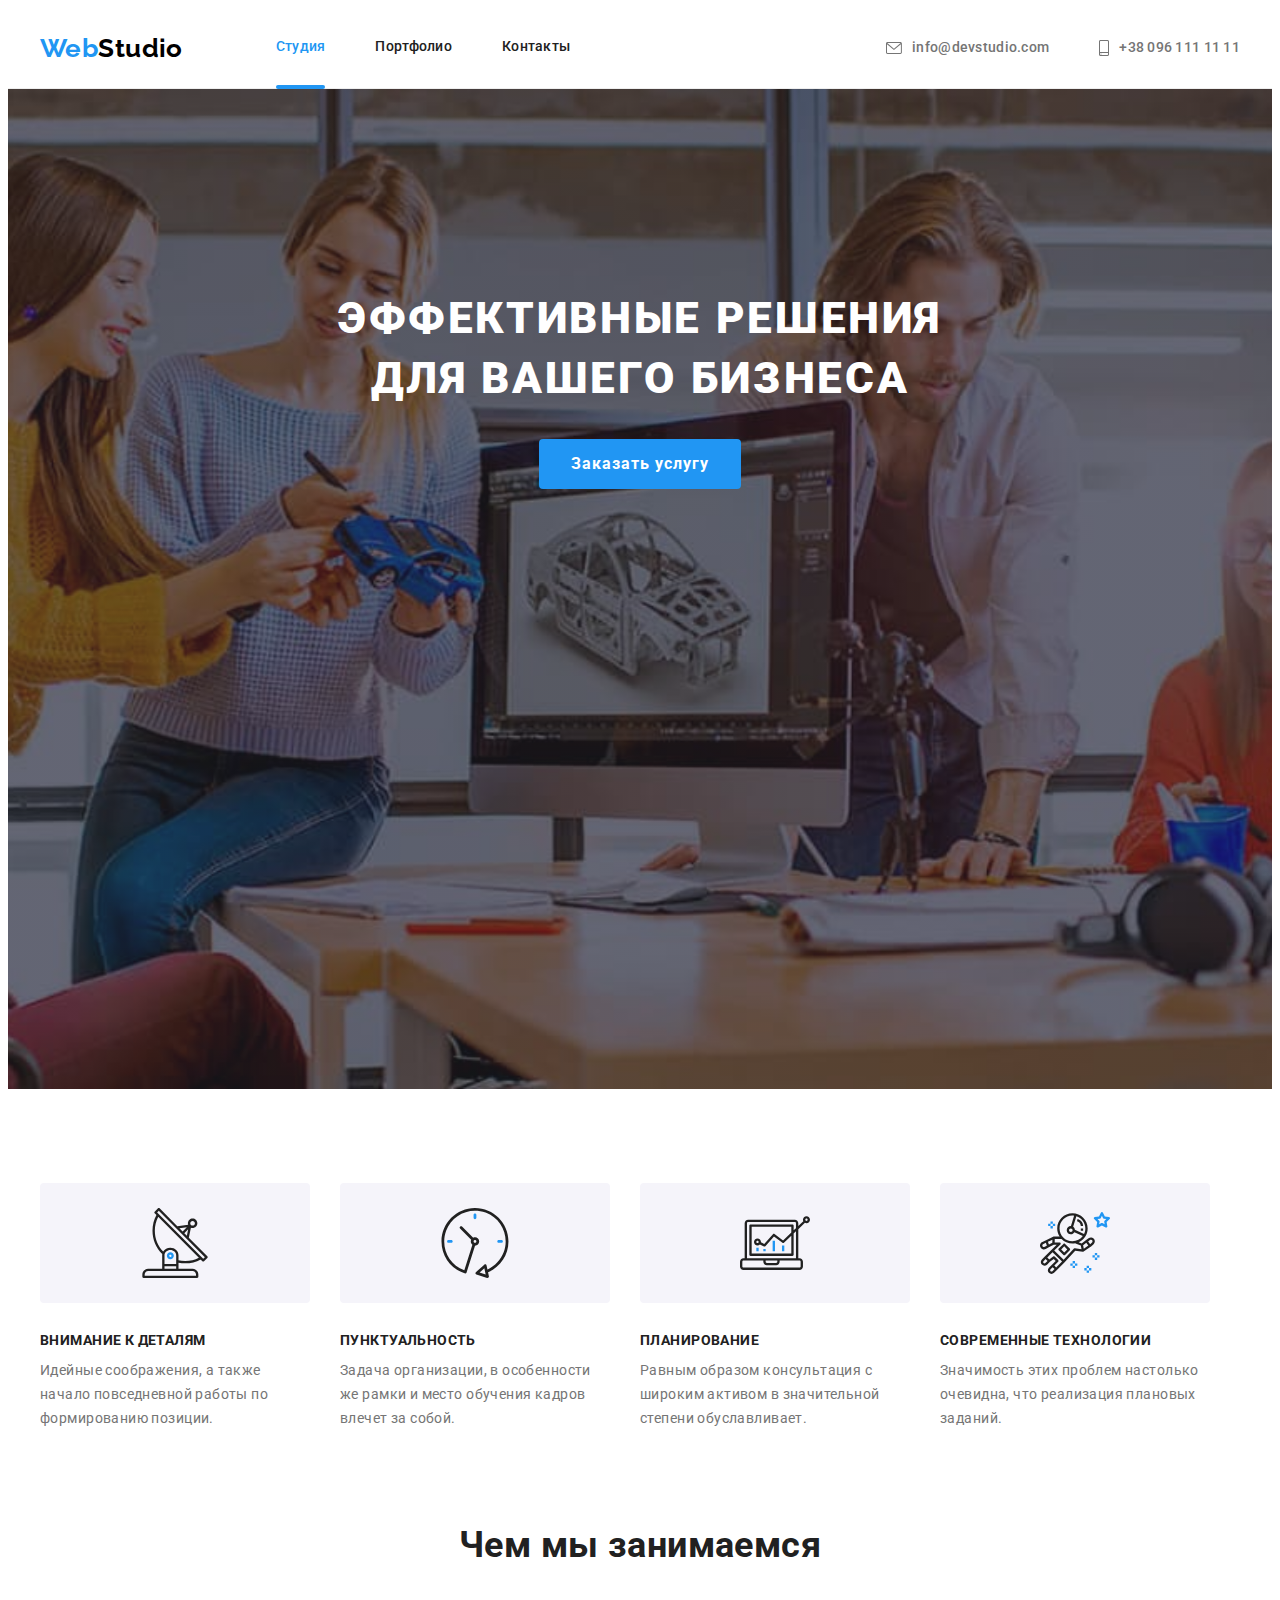
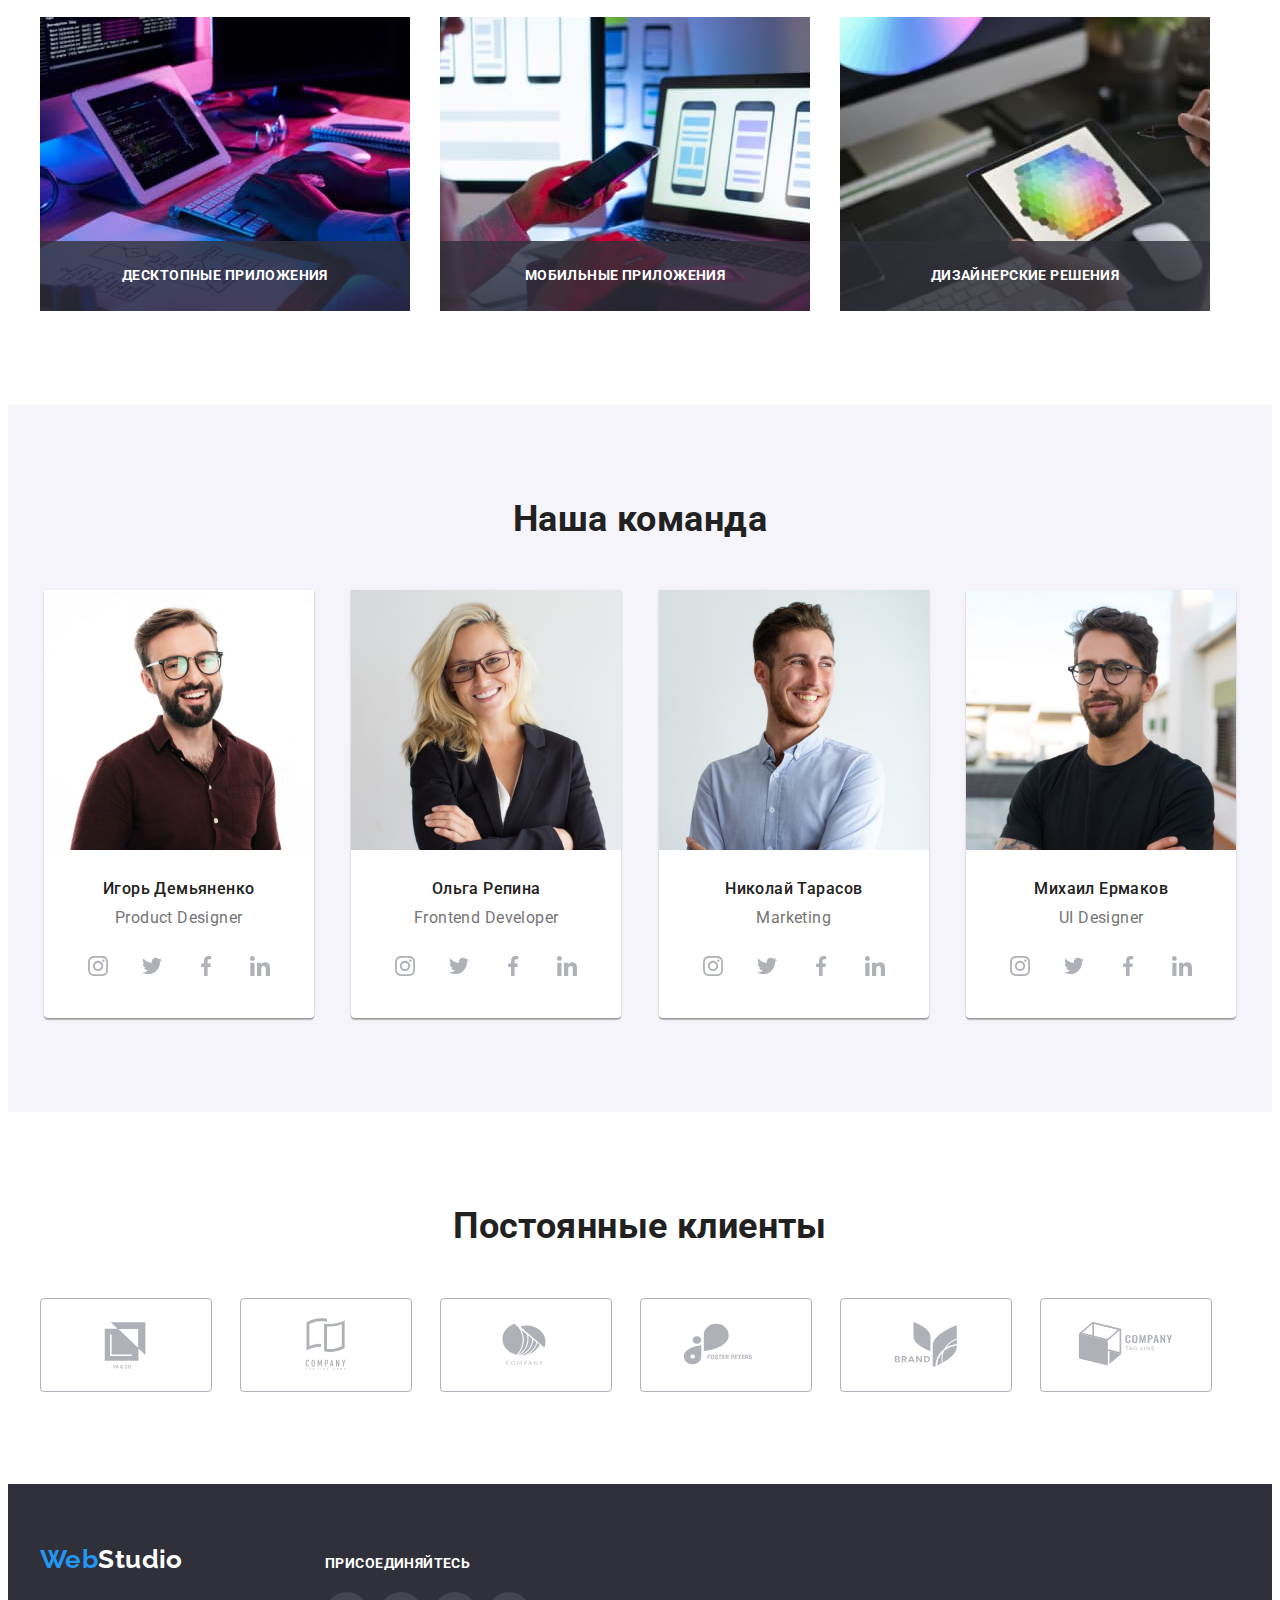
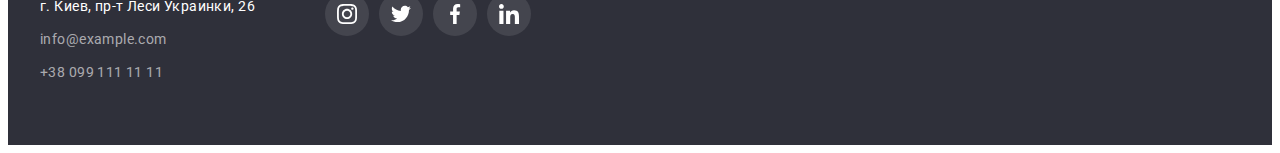
<file: index.html>
<!DOCTYPE html>
<html lang="ru">
  <head>
    <meta charset="UTF-8" />
    <meta http-equiv="X-UA-Compatible" content="IE=edge" />
    <meta name="viewport" content="width=device-width, initial-scale=1.0" />
    <link rel="preconnect" href="https://fonts.googleapis.com" />
    <link rel="preconnect" href="https://fonts.gstatic.com" crossorigin />
    <link
      href="https://fonts.googleapis.com/css2?family=Raleway:wght@700&family=Roboto:wght@400;500;700;900&display=swap"
      rel="stylesheet"
    />
    <link
      rel="stylesheet"
      href="https://cdnjs.cloudflare.com/ajax/libs/modern-normalize/1.1.0/modern-normalize.min.css"
      integrity="sha512-wpPYUAdjBVSE4KJnH1VR1HeZfpl1ub8YT/NKx4PuQ5NmX2tKuGu6U/JRp5y+Y8XG2tV+wKQpNHVUX03MfMFn9Q=="
      crossorigin="anonymous"
      referrerpolicy="no-referrer"
    />
    <link rel="stylesheet" href="./css/styles.css" />
    <title>WebStudio</title>
  </head>
  <body>
    <header class="header">
      <div class="container">
        <nav class="header-nav">
          <a class="logo-header link" href=""><span class="logo-blue">Web</span>Studio</a>
          <ul class="header-list list">
            <li class="header-nav-item">
              <a class="link nav-link accent-link current" href="./index.html">Студия</a>
            </li>
            <li class="header-nav-item">
              <a class="link nav-link accent-link" href="./portfolio.html">Портфолио</a>
            </li>
            <li class="header-nav-item">
              <a class="link nav-link accent-link" href="">Контакты</a>
            </li>
          </ul>
        </nav>
        <ul class="header-list list">
          <li class="header-item">
            <a class="link nav-contacts accent-link" href="mailto:info@devstudio.com"
              ><svg class="header-item-icon" width="16" height="12">
                <use href="./images/icons.svg#icon-mail"></use>
              </svg>
              info@devstudio.com</a
            >
          </li>
          <li class="header-item">
            <a class="link nav-contacts accent-link" href="tel:+380961111111"
              ><svg class="header-item-icon" width="10" height="16">
                <use href="./images/icons.svg#icon-tel"></use>
              </svg>
              +38 096 111 11 11</a
            >
          </li>
        </ul>
      </div>
    </header>
    <main>
      <!-- герой -->
      <section class="hero">
        <div class="container">
          <h1 class="hero-title">Эффективные решения<br />для вашего бизнеса</h1>
          <button type="button" class="btn-order" data-modal-open>Заказать услугу</button>
        </div>
      </section>

      <!-- преимущества -->
      <section class="benefits">
        <div class="container">
          <h2 class="visually-hidden">Преимущества</h2>
          <ul class="benefits-list list">
            <li class="benefits-item">
              <div class="benefits-item-plate">
                <svg class="benefits-item-icon" width="70" height="70">
                  <use href="./images/icons.svg#icon-antenna"></use>
                </svg>
              </div>
              <h3 class="benefits-title">Внимание к деталям</h3>
              <p class="benefits-text">
                Идейные соображения, а также начало повседневной работы по формированию позиции.
              </p>
            </li>
            <li class="benefits-item">
              <div class="benefits-item-plate">
                <svg class="benefits-item-icon" width="70" height="70">
                  <use href="./images/icons.svg#icon-clock"></use>
                </svg>
              </div>
              <h3 class="benefits-title">Пунктуальность</h3>
              <p class="benefits-text">
                Задача организации, в особенности же рамки и место обучения кадров влечет за собой.
              </p>
            </li>
            <li class="benefits-item">
              <div class="benefits-item-plate">
                <svg class="benefits-item-icon" width="70" height="70">
                  <use href="./images/icons.svg#icon-diagram"></use>
                </svg>
              </div>
              <h3 class="benefits-title">Планирование</h3>
              <p class="benefits-text">
                Равным образом консультация с широким активом в значительной степени обуславливает.
              </p>
            </li>
            <li class="benefits-item">
              <div class="benefits-item-plate">
                <svg class="benefits-item-icon" width="70" height="70">
                  <use href="./images/icons.svg#icon-astronaut"></use>
                </svg>
              </div>
              <h3 class="benefits-title">Современные технологии</h3>
              <p class="benefits-text">
                Значимость этих проблем настолько очевидна, что реализация плановых заданий.
              </p>
            </li>
          </ul>
        </div>
      </section>
      <!-- Чем мы занимаемся -->
      <section class="services">
        <div class="container">
          <h2 class="services-title title">Чем мы занимаемся</h2>
          <ul class="services-list list">
            <li class="services-item">
              <img src="./images/1.jpg" alt="работа с планшетом и клавиатурой" width="370" />
              <p class="services-item-text">Десктопные приложения</p>
            </li>
            <li class="services-item">
              <img src="./images/2.jpg" alt="ноутбук и смартфон в руке" width="370" />
              <p class="services-item-text">Мобильные приложения</p>
            </li>
            <li class="services-item">
              <img src="./images/3.jpg" alt="таблица на экране планшета" width="370" />
              <p class="services-item-text">Дизайнерские решения</p>
            </li>
          </ul>
        </div>
      </section>
      <!-- Наша команда -->
      <section class="team">
        <div class="container">
          <h2 class="team-title title">Наша команда</h2>
          <ul class="team-list list">
            <li class="card">
              <img src="./images/4.jpg" alt="Игорь Демьяненко" width="270" />
              <div class="team-text">
                <h3 class="team-name">Игорь Демьяненко</h3>
                <p class="team-position">Product Designer</p>
                <ul class="list team-social-list">
                  <li class="link team-social-item">
                    <a href="" class="team-social-link">
                      <svg class="team-social-icon" width="20" height="20">
                        <use href="./images/icons.svg#icon-instagram"></use>
                      </svg>
                    </a>
                  </li>
                  <li class="link team-social-item">
                    <a href="" class="team-social-link">
                      <svg class="team-social-icon" width="20" height="20">
                        <use href="./images/icons.svg#icon-twitter"></use>
                      </svg>
                    </a>
                  </li>
                  <li class="link team-social-item">
                    <a href="" class="team-social-link">
                      <svg class="team-social-icon" width="20" height="20">
                        <use href="./images/icons.svg#icon-facebook"></use>
                      </svg>
                    </a>
                  </li>
                  <li class="link team-social-item">
                    <a href="" class="team-social-link">
                      <svg class="team-social-icon" width="20" height="20">
                        <use href="./images/icons.svg#icon-linkedin"></use>
                      </svg>
                    </a>
                  </li>
                </ul>
              </div>
            </li>
            <li class="card">
              <img src="./images/5.jpg" alt="Ольга Репина" width="270" />
              <div class="team-text">
                <h3 class="team-name">Ольга Репина</h3>
                <p class="team-position">Frontend Developer</p>
                <ul class="list team-social-list">
                  <li class="link team-social-item">
                    <a href="" class="team-social-link">
                      <svg class="team-social-icon" width="20" height="20">
                        <use href="./images/icons.svg#icon-instagram"></use>
                      </svg>
                    </a>
                  </li>
                  <li class="link team-social-item">
                    <a href="" class="team-social-link">
                      <svg class="team-social-icon" width="20" height="20">
                        <use href="./images/icons.svg#icon-twitter"></use>
                      </svg>
                    </a>
                  </li>
                  <li class="link team-social-item">
                    <a href="" class="team-social-link">
                      <svg class="team-social-icon" width="20" height="20">
                        <use href="./images/icons.svg#icon-facebook"></use>
                      </svg>
                    </a>
                  </li>
                  <li class="link team-social-item">
                    <a href="" class="team-social-link">
                      <svg class="team-social-icon" width="20" height="20">
                        <use href="./images/icons.svg#icon-linkedin"></use>
                      </svg>
                    </a>
                  </li>
                </ul>
              </div>
            </li>
            <li class="card">
              <img src="./images/6.jpg" alt="Николай Тарасов" width="270" />
              <div class="team-text">
                <h3 class="team-name">Николай Тарасов</h3>
                <p class="team-position">Marketing</p>
                <ul class="list team-social-list">
                  <li class="link team-social-item">
                    <a href="" class="team-social-link">
                      <svg class="team-social-icon" width="20" height="20">
                        <use href="./images/icons.svg#icon-instagram"></use>
                      </svg>
                    </a>
                  </li>
                  <li class="link team-social-item">
                    <a href="" class="team-social-link">
                      <svg class="team-social-icon" width="20" height="20">
                        <use href="./images/icons.svg#icon-twitter"></use>
                      </svg>
                    </a>
                  </li>
                  <li class="link team-social-item">
                    <a href="" class="team-social-link">
                      <svg class="team-social-icon" width="20" height="20">
                        <use href="./images/icons.svg#icon-facebook"></use>
                      </svg>
                    </a>
                  </li>
                  <li class="link team-social-item">
                    <a href="" class="team-social-link">
                      <svg class="team-social-icon" width="20" height="20">
                        <use href="./images/icons.svg#icon-linkedin"></use>
                      </svg>
                    </a>
                  </li>
                </ul>
              </div>
            </li>
            <li class="card">
              <img src="./images/7.jpg" alt="Михаил Ермаков" width="270" />
              <div class="team-text">
                <h3 class="team-name">Михаил Ермаков</h3>
                <p class="team-position">UI Designer</p>
                <ul class="list team-social-list">
                  <li class="link team-social-item">
                    <a href="" class="team-social-link">
                      <svg class="team-social-icon" width="20" height="20">
                        <use href="./images/icons.svg#icon-instagram"></use>
                      </svg>
                    </a>
                  </li>
                  <li class="link team-social-item">
                    <a href="" class="team-social-link">
                      <svg class="team-social-icon" width="20" height="20">
                        <use href="./images/icons.svg#icon-twitter"></use>
                      </svg>
                    </a>
                  </li>
                  <li class="link team-social-item">
                    <a href="" class="team-social-link">
                      <svg class="team-social-icon" width="20" height="20">
                        <use href="./images/icons.svg#icon-facebook"></use>
                      </svg>
                    </a>
                  </li>
                  <li class="link team-social-item">
                    <a href="" class="team-social-link">
                      <svg class="team-social-icon" width="20" height="20">
                        <use href="./images/icons.svg#icon-linkedin"></use>
                      </svg>
                    </a>
                  </li>
                </ul>
              </div>
            </li>
          </ul>
        </div>
      </section>
      <section class="clients">
        <div class="container">
          <h2 class="title">Постоянные клиенты</h2>
          <ul class="list clients-list">
            <li class="clients-item">
              <a href="" class="link clients-link">
                <svg class="clients-icon" width="106" height="60">
                  <use href="./images/icons.svg#icon-client1"></use>
                </svg>
              </a>
            </li>
            <li class="clients-item">
              <a href="" class="link clients-link">
                <svg class="clients-icon" width="106" height="60">
                  <use href="./images/icons.svg#icon-client2"></use>
                </svg>
              </a>
            </li>
            <li class="clients-item">
              <a href="" class="link clients-link">
                <svg class="clients-icon" width="106" height="60">
                  <use href="./images/icons.svg#icon-client3"></use>
                </svg>
              </a>
            </li>
            <li class="clients-item">
              <a href="" class="link clients-link">
                <svg class="clients-icon" width="106" height="60">
                  <use href="./images/icons.svg#icon-client4"></use>
                </svg>
              </a>
            </li>
            <li class="clients-item">
              <a href="" class="link clients-link">
                <svg class="clients-icon" width="106" height="60">
                  <use href="./images/icons.svg#icon-client5"></use>
                </svg>
              </a>
            </li>
            <li class="clients-item">
              <a href="" class="link clients-link">
                <svg class="clients-icon" width="106" height="60">
                  <use href="./images/icons.svg#icon-client6"></use>
                </svg>
              </a>
            </li>
          </ul>
        </div>
      </section>
    </main>
    <footer class="footer">
      <div class="container">
        <div class="footer-contacts">
          <a class="logo-footer link" href=""><span class="logo-blue">Web</span>Studio</a>
          <address class="contacts-address">
            <ul class="list">
              <li class="contacts-item">
                <a
                  class="address-text link accent-link"
                  href="https://goo.gl/maps/NeGJWpVzxQ52QUaZA"
                  target="_blank"
                  rel="noopener nofollow noreferrer"
                  >г. Киев, пр-т Леси Украинки, 26</a
                >
              </li>
              <li class="contacts-item">
                <a class="address-link link accent-link" href="mailto:info@example.com"
                  >info@example.com</a
                >
              </li>
              <li class="contacts-item">
                <a class="address-link link accent-link" href="tel:+380991111111"
                  >+38 099 111 11 11</a
                >
              </li>
            </ul>
          </address>
        </div>
        <div class="footer-socials">
          <p class="call-footer-socials">присоединяйтесь</p>
          <ul class="list footer-social-list">
            <li class="link footer-social-item">
              <a href="" class="footer-social-link">
                <svg class="footer-social-icon" width="20" height="20">
                  <use href="./images/icons.svg#icon-instagram"></use>
                </svg>
              </a>
            </li>
            <li class="link footer-social-item">
              <a href="" class="footer-social-link">
                <svg class="footer-social-icon" width="20" height="20">
                  <use href="./images/icons.svg#icon-twitter"></use>
                </svg>
              </a>
            </li>
            <li class="link footer-social-item">
              <a href="" class="footer-social-link">
                <svg class="footer-social-icon" width="20" height="20">
                  <use href="./images/icons.svg#icon-facebook"></use>
                </svg>
              </a>
            </li>
            <li class="link footer-social-item">
              <a href="" class="footer-social-link">
                <svg class="footer-social-icon" width="20" height="20">
                  <use href="./images/icons.svg#icon-linkedin"></use>
                </svg>
              </a>
            </li>
          </ul>
        </div>
      </div>
    </footer>
    <div class="backdrop is-hidden" data-modal>
      <div class="modal">
        <button type="button" class="btn-modal-close" data-modal-close>
          <svg class="modal-close" width="11" height="11">
            <use href="./images/icons.svg#icon-modal-close"></use>
          </svg>
        </button>
      </div>
    </div>
    <script src="./js/modal.js"></script>
  </body>
</html>
</file>
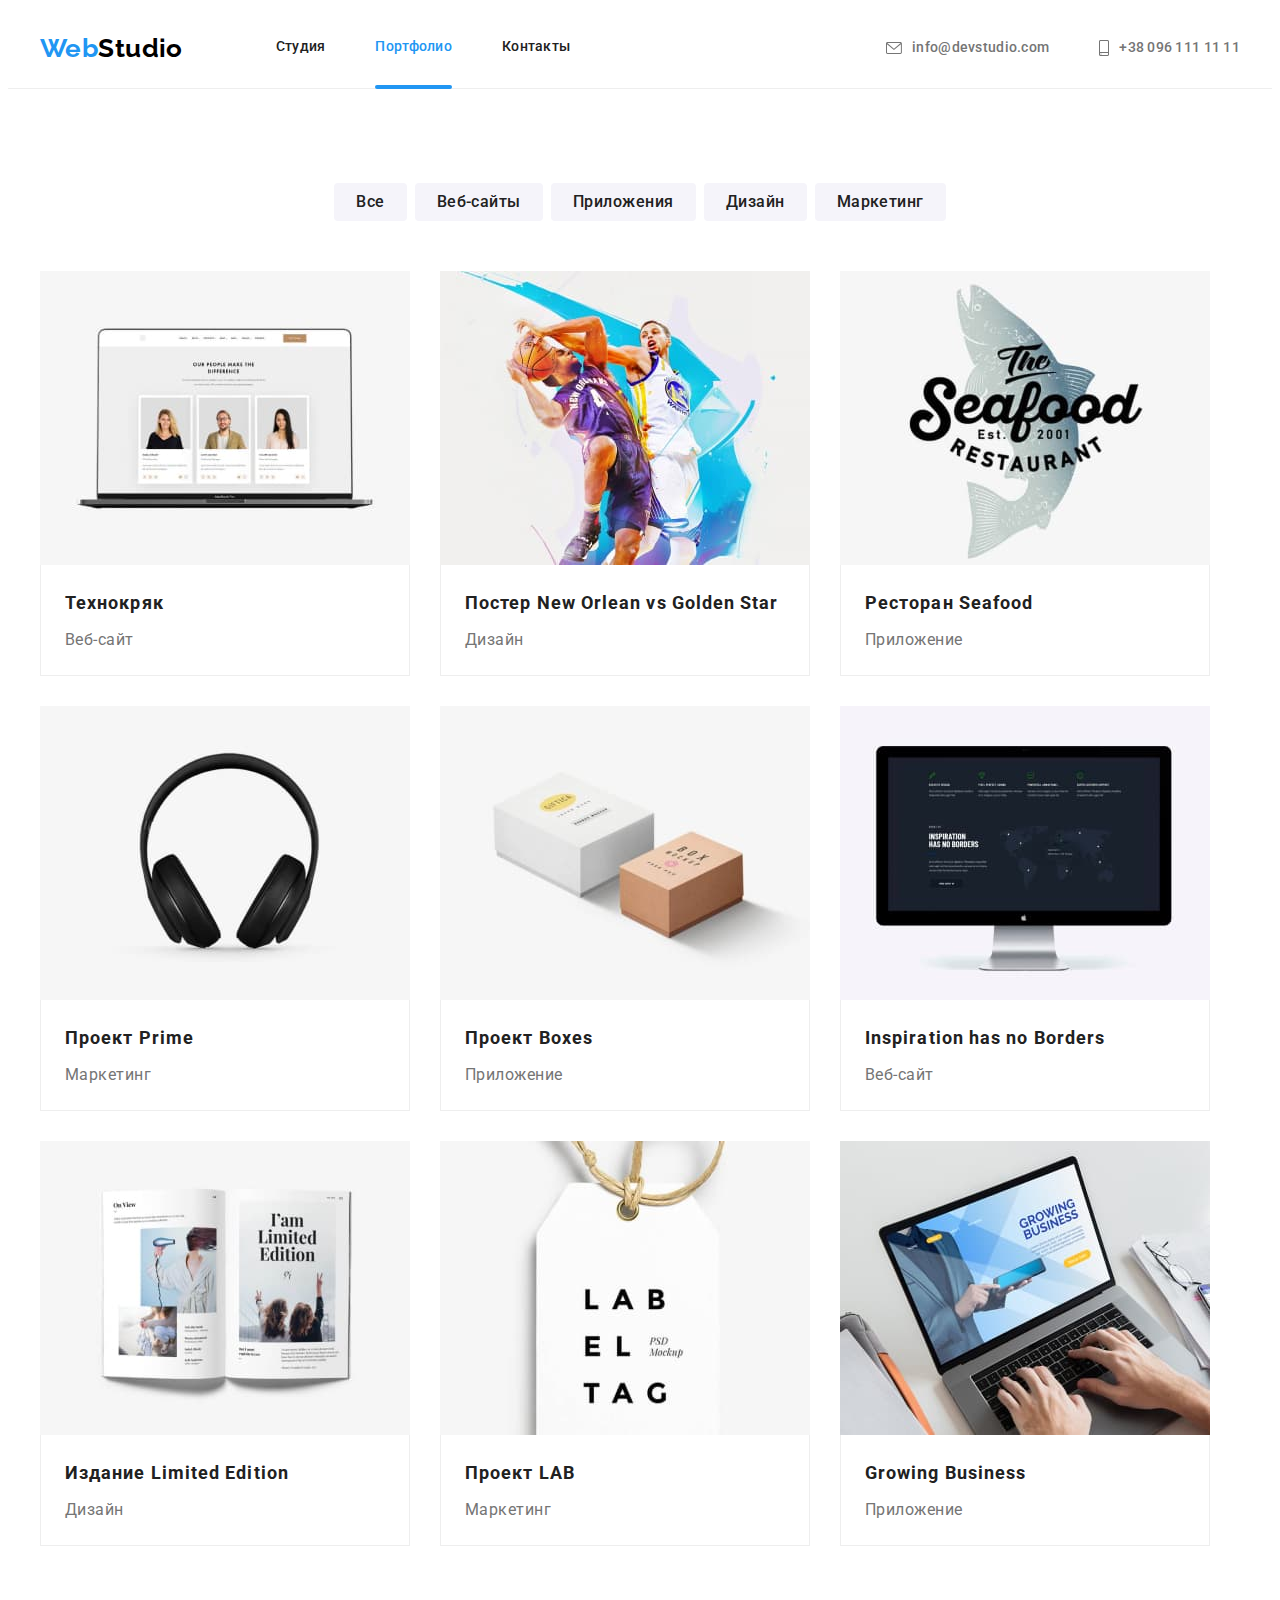
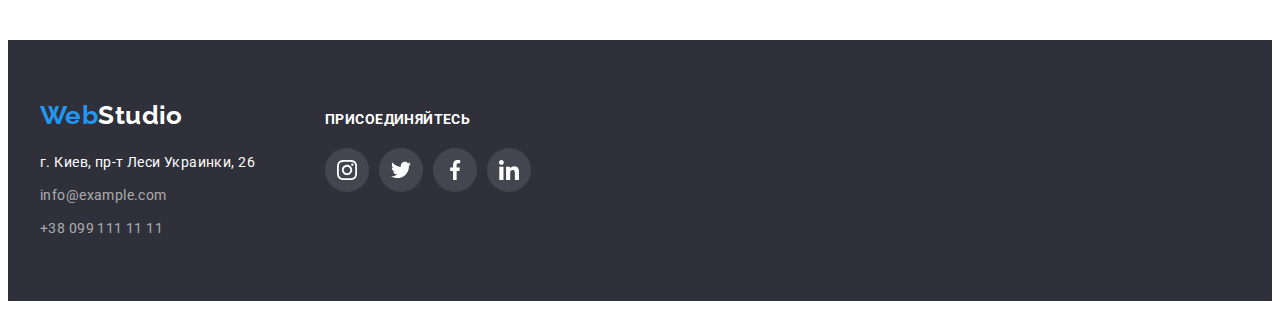
<file: portfolio.html>
<!DOCTYPE html>
<html lang="en">
  <head>
    <meta charset="UTF-8" />
    <meta http-equiv="X-UA-Compatible" content="IE=edge" />
    <meta name="viewport" content="width=device-width, initial-scale=1.0" />
    <link rel="preconnect" href="https://fonts.googleapis.com" />
    <link rel="preconnect" href="https://fonts.gstatic.com" crossorigin />
    <link
      href="https://fonts.googleapis.com/css2?family=Raleway:wght@700&family=Roboto:wght@400;500;700;900&display=swap"
      rel="stylesheet"
    />
    <link
      rel="stylesheet"
      href="https://cdnjs.cloudflare.com/ajax/libs/modern-normalize/1.1.0/modern-normalize.min.css"
      integrity="sha512-wpPYUAdjBVSE4KJnH1VR1HeZfpl1ub8YT/NKx4PuQ5NmX2tKuGu6U/JRp5y+Y8XG2tV+wKQpNHVUX03MfMFn9Q=="
      crossorigin="anonymous"
      referrerpolicy="no-referrer"
    />
    <link rel="stylesheet" href="./css/styles.css" />
    <title>Portfolio</title>
  </head>
  <body>
    <header class="header">
      <div class="container">
        <nav class="header-nav">
          <a class="logo-header link" href=""><span class="logo-blue">Web</span>Studio</a>
          <ul class="header-list list">
            <li class="header-nav-item">
              <a class="link nav-link accent-link" href="./index.html">Студия</a>
            </li>
            <li class="header-nav-item">
              <a class="link nav-link accent-link current" href="./portfolio.html">Портфолио</a>
            </li>
            <li class="header-nav-item">
              <a class="link nav-link accent-link" href="">Контакты</a>
            </li>
          </ul>
        </nav>
        <ul class="header-list list">
          <li class="header-item">
            <a class="link nav-contacts accent-link" href="mailto:info@devstudio.com"
              ><svg class="header-item-icon" width="16" height="12">
                <use href="./images/icons.svg#icon-mail"></use>
              </svg>
              info@devstudio.com</a
            >
          </li>
          <li class="header-item">
            <a class="link nav-contacts accent-link" href="tel:+380961111111"
              ><svg class="header-item-icon" width="10" height="16">
                <use href="./images/icons.svg#icon-tel"></use>
              </svg>
              +38 096 111 11 11</a
            >
          </li>
        </ul>
      </div>
    </header>
    <main>
      <section class="catalog">
        <div class="container">
          <h1 class="visually-hidden">Каталог</h1>
          <ul class="list catalog-filter">
            <li class="filter-item"><button class="btn-filter" type="button">Все</button></li>
            <li class="filter-item"><button class="btn-filter" type="button">Веб-сайты</button></li>
            <li class="filter-item">
              <button class="btn-filter" type="button">Приложения</button>
            </li>
            <li class="filter-item"><button class="btn-filter" type="button">Дизайн</button></li>
            <li class="filter-item"><button class="btn-filter" type="button">Маркетинг</button></li>
          </ul>
          <ul class="list catalog-list">
            <li class="catalog-item">
              <a class="link catalog-item-link" href="">
                <div class="catalog-img-box">
                  <img
                    class="catalog-img"
                    src="./images/portfol1.jpg"
                    width="370"
                    alt="ноутбук с открытым сайтом"
                  />
                  <p class="catalog-item-hiddentext">
                    Ресурс предлагает комплексные предложения с разным уровнем функционала и
                    сервисов. Все это позволит посетителю получить исчерпывающие сведения  о
                    компании или частном лице.
                  </p>
                </div>

                <div class="catalog-content">
                  <h2 class="catalog-title">Технокряк</h2>
                  <p class="catalog-text">Веб-сайт</p>
                </div></a
              >
            </li>
            <li class="catalog-item">
              <a class="link catalog-item-link" href="">
                <div class="catalog-img-box">
                  <img
                    class="catalog-img"
                    src="./images/portfol2.jpg"
                    width="370"
                    alt="два баскетболиста"
                  />
                  <p class="catalog-item-hiddentext">
                    Ресурс предлагает комплексные предложения с разным уровнем функционала и
                    сервисов. Все это позволит посетителю получить исчерпывающие сведения  о
                    компании или частном лице.
                  </p>
                </div>
                <div class="catalog-content">
                  <h2 class="catalog-title">Постер New Orlean vs Golden Star</h2>
                  <p class="catalog-text">Дизайн</p>
                </div></a
              >
            </li>
            <li class="catalog-item">
              <a class="link catalog-item-link" href="">
                <div class="catalog-img-box">
                  <img
                    class="catalog-img"
                    src="./images/portfol3.jpg"
                    width="370"
                    alt="логотип ресторана"
                  />
                  <p class="catalog-item-hiddentext">
                    Ресурс предлагает комплексные предложения с разным уровнем функционала и
                    сервисов. Все это позволит посетителю получить исчерпывающие сведения  о
                    компании или частном лице.
                  </p>
                </div>
                <div class="catalog-content">
                  <h2 class="catalog-title">Ресторан Seafood</h2>
                  <p class="catalog-text">Приложение</p>
                </div></a
              >
            </li>
            <li class="catalog-item">
              <a class="link catalog-item-link" href="">
                <div class="catalog-img-box">
                  <img class="catalog-img" src="./images/portfol4.jpg" width="370" alt="наушники" />
                  <p class="catalog-item-hiddentext">
                    Ресурс предлагает комплексные предложения с разным уровнем функционала и
                    сервисов. Все это позволит посетителю получить исчерпывающие сведения  о
                    компании или частном лице.
                  </p>
                </div>
                <div class="catalog-content">
                  <h2 class="catalog-title">Проект Prime</h2>
                  <p class="catalog-text">Маркетинг</p>
                </div></a
              >
            </li>
            <li class="catalog-item">
              <a class="link catalog-item-link" href="">
                <div class="catalog-img-box">
                  <img
                    class="catalog-img"
                    src="./images/portfol5.jpg"
                    width="370"
                    alt="две коробки"
                  />
                  <p class="catalog-item-hiddentext">
                    Ресурс предлагает комплексные предложения с разным уровнем функционала и
                    сервисов. Все это позволит посетителю получить исчерпывающие сведения  о
                    компании или частном лице.
                  </p>
                </div>
                <div class="catalog-content">
                  <h2 class="catalog-title">Проект Boxes</h2>
                  <p class="catalog-text">Приложение</p>
                </div></a
              >
            </li>
            <li class="catalog-item">
              <a class="link catalog-item-link" href="">
                <div class="catalog-img-box">
                  <img
                    class="catalog-img"
                    src="./images/portfol6.jpg"
                    width="370"
                    alt="компьютер с открытым сайтом"
                  />
                  <p class="catalog-item-hiddentext">
                    Ресурс предлагает комплексные предложения с разным уровнем функционала и
                    сервисов. Все это позволит посетителю получить исчерпывающие сведения  о
                    компании или частном лице.
                  </p>
                </div>
                <div class="catalog-content">
                  <h2 class="catalog-title">Inspiration has no Borders</h2>
                  <p class="catalog-text">Веб-сайт</p>
                </div></a
              >
            </li>
            <li class="catalog-item">
              <a class="link catalog-item-link" href="">
                <div class="catalog-img-box">
                  <img
                    class="catalog-img"
                    src="./images/portfol7.jpg"
                    width="370"
                    alt="открытая книга"
                  />
                  <p class="catalog-item-hiddentext">
                    Ресурс предлагает комплексные предложения с разным уровнем функционала и
                    сервисов. Все это позволит посетителю получить исчерпывающие сведения  о
                    компании или частном лице.
                  </p>
                </div>
                <div class="catalog-content">
                  <h2 class="catalog-title">Издание Limited Edition</h2>
                  <p class="catalog-text">Дизайн</p>
                </div></a
              >
            </li>
            <li class="catalog-item">
              <a class="link catalog-item-link" href="">
                <div class="catalog-img-box">
                  <img
                    class="catalog-img"
                    src="./images/portfol8.jpg"
                    width="370"
                    alt="бирка с логотипом"
                  />
                  <p class="catalog-item-hiddentext">
                    Ресурс предлагает комплексные предложения с разным уровнем функционала и
                    сервисов. Все это позволит посетителю получить исчерпывающие сведения  о
                    компании или частном лице.
                  </p>
                </div>
                <div class="catalog-content">
                  <h2 class="catalog-title">Проект LAB</h2>
                  <p class="catalog-text">Маркетинг</p>
                </div></a
              >
            </li>
            <li class="catalog-item">
              <a class="link catalog-item-link" href="">
                <div class="catalog-img-box">
                  <img
                    class="catalog-img"
                    src="./images/portfol9.jpg"
                    width="370"
                    alt="ноутбук с открытым сайтом"
                  />
                  <p class="catalog-item-hiddentext">
                    Ресурс предлагает комплексные предложения с разным уровнем функционала и
                    сервисов. Все это позволит посетителю получить исчерпывающие сведения  о
                    компании или частном лице.
                  </p>
                </div>
                <div class="catalog-content">
                  <h2 class="catalog-title">Growing Business</h2>
                  <p class="catalog-text">Приложение</p>
                </div></a
              >
            </li>
          </ul>
        </div>
      </section>
    </main>
    <footer class="footer">
      <div class="container">
        <div class="footer-contacts">
          <a class="logo-footer link" href=""><span class="logo-blue">Web</span>Studio</a>
          <address class="contacts-address">
            <ul class="list">
              <li class="contacts-item">
                <a
                  class="address-text link accent-link"
                  href="https://goo.gl/maps/NeGJWpVzxQ52QUaZA"
                  target="_blank"
                  rel="noopener nofollow noreferrer"
                  >г. Киев, пр-т Леси Украинки, 26</a
                >
              </li>
              <li class="contacts-item">
                <a class="address-link link accent-link" href="mailto:info@example.com"
                  >info@example.com</a
                >
              </li>
              <li class="contacts-item">
                <a class="address-link link accent-link" href="tel:+380991111111"
                  >+38 099 111 11 11</a
                >
              </li>
            </ul>
          </address>
        </div>
        <div class="footer-socials">
          <p class="call-footer-socials">присоединяйтесь</p>
          <ul class="list footer-social-list">
            <li class="link footer-social-item">
              <a href="" class="footer-social-link">
                <svg class="footer-social-icon" width="20" height="20">
                  <use href="./images/icons.svg#icon-instagram"></use>
                </svg>
              </a>
            </li>
            <li class="link footer-social-item">
              <a href="" class="footer-social-link">
                <svg class="footer-social-icon" width="20" height="20">
                  <use href="./images/icons.svg#icon-twitter"></use>
                </svg>
              </a>
            </li>
            <li class="link footer-social-item">
              <a href="" class="footer-social-link">
                <svg class="footer-social-icon" width="20" height="20">
                  <use href="./images/icons.svg#icon-facebook"></use>
                </svg>
              </a>
            </li>
            <li class="link footer-social-item">
              <a href="" class="footer-social-link">
                <svg class="footer-social-icon" width="20" height="20">
                  <use href="./images/icons.svg#icon-linkedin"></use>
                </svg>
              </a>
            </li>
          </ul>
        </div>
      </div>
    </footer>
  </body>
</html>
</file>
<file: css/styles.css>
:root {
  --accent-color: #2196f3;
  --black-color: #212121;
  --superblack-color: #000000;
  --opacityblack-color: rgba(255, 255, 255, 0.6);
  --white-color: #ffffff;
  --grey-color: #757575;
  --lightgrey-color: #eeeeee;
  --grey-bg-color: #2f303a;
  --light-bg-color: #f5f4fa;
  --light-bg-color-hero: #c4c4c4;
  --btngrey-color: #f5f4fa;
  --backdrop-color: rgba(0, 0, 0, 0.2);
  --card-bg-color: rgba(33, 150, 243, 0.9);
  --cubic: cubic-bezier(0.4, 0, 0.2, 1);
}

h1,
h2,
h3,
h4,
h5,
h6,
p {
  margin: 0;
}

img {
  display: block;
}

.container {
  width: 1200px;
  margin: 0 auto;
  padding-left: 15px;
  padding-right: 15px;
  /* outline: 1px solid red; */
}

body {
  font-family: 'Roboto', sans-serif;
  color: var(--black-color);
  background-color: var(--white-color);
  font-size: 14px;
  letter-spacing: 0.03em;
}

.link {
  text-decoration: none;
}
.list {
  list-style: none;
  padding-left: 0;
  margin: 0;
}

.title {
  font-weight: 700;
  font-size: 36px;
  line-height: 1.16;
  text-align: center;
}

.visually-hidden {
  position: absolute;
  white-space: nowrap;
  width: 1px;
  height: 1px;
  overflow: hidden;
  border: 0;
  padding: 0;
  clip: rect(0 0 0 0);
  clip-path: inset(50%);
  margin: -1px;
}

/* ---------HEADER----------- */

.header {
  border-bottom: 1px solid var(--lightgrey-color);
}

.header .container {
  display: flex;
}

.header .container > * {
  align-items: center;
}

.header-nav {
  display: flex;
}

.header-list {
  display: flex;
  margin-left: auto;
}

.logo-header {
  font-family: 'Raleway';
  font-weight: 700;
  font-size: 26px;
  line-height: 1.19;
  color: var(--superblack-color);
  margin-right: 93px;
}

.logo-blue {
  color: var(--accent-color);
}

.nav-item {
  font-weight: 500;
  line-height: 16px;
  letter-spacing: 0.02em;
  color: var(--black-color);
}

.header-nav-item:not(:last-child) {
  margin-right: 50px;
}

.nav-link {
  font-weight: 500;
  line-height: 1.14;
  letter-spacing: 0.02em;
  color: var(--black-color);
  padding-top: 32px;
  padding-bottom: 32px;
}

.nav-contacts {
  font-weight: 500;
  line-height: 1.14;
  letter-spacing: 0.02em;
  color: var(--grey-color);
  padding-top: 32px;
  padding-bottom: 32px;
  display: flex;
  align-items: center;
}

.nav-link.current {
  color: var(--accent-color);
}

.header-item + .header-item {
  margin-left: 50px;
}

.current::after {
  position: relative;
  bottom: -31px;
  right: 0;
  display: block;
  content: '';
  width: 100%;
  height: 4px;
  border-radius: 2px;
  background-color: var(--accent-color);
}

.header-item-icon {
  margin-right: 10px;
  fill: currentColor;
}

.accent-link {
  transition: color 250ms var(--cubic);
}

.accent-link:hover,
.accent-link:focus {
  color: var(--accent-color);
}

/* ------HERO-------- */

.hero {
  background-color: var(--light-bg-color-hero);
  background-image: linear-gradient(rgba(47, 48, 58, 0.4), rgba(47, 48, 58, 0.4)),
    url(../images/hero-bg.jpg);
  background-repeat: no-repeat;
  background-size: cover;
  background-position: center;
  max-width: 1600px;
  height: 600px;
  padding-top: 200px;
  padding-bottom: 200px;
  margin: 0 auto;
}

.hero-title {
  font-weight: 900;
  font-size: 44px;
  line-height: 1.36;
  text-align: center;
  letter-spacing: 0.06em;
  text-transform: uppercase;
  color: var(--white-color);
  margin-bottom: 30px;
}

.btn-order {
  cursor: pointer;
  font-family: inherit;
  font-weight: 700;
  font-size: 16px;
  line-height: 1.88;
  align-items: center;
  text-align: center;
  letter-spacing: 0.06em;
  color: var(--white-color);
  background-color: var(--accent-color);
  display: block;
  margin: 0 auto;
  padding: 10px 32px;
  border-radius: 4px;
  border: none;
  transition: background-color 250ms var(--cubic);
}

.btn-order:hover,
.btn-order:focus {
  background-color: #188ce8;
}

/* ------BENEFITS-------- */

.benefits {
  padding-top: 94px;
  padding-bottom: 94px;
}

.benefits-item {
  width: 270px;
  /* height: 101px; */
}

.benefits-item-plate {
  width: 270px;
  height: 120px;
  background-color: var(--light-bg-color);
  border-radius: 4px;
  margin-bottom: 30px;
  display: flex;
  align-items: center;
  justify-content: center;
}

.benefits-item:not(:first-child) {
  margin-left: 30px;
}

.benefits-list {
  display: flex;
}

.benefits-title {
  line-height: 1.14;
  font-size: 14px;
  text-transform: uppercase;
  margin-bottom: 10px;
}

.benefits-text {
  line-height: 1.71;
  color: var(--grey-color);
}

/* ---------SERVICES---------- */

.services {
  padding-bottom: 94px;
}

.services-list {
  display: flex;
}

.services-title {
  margin-bottom: 50px;
}

.services-item:not(:first-child) {
  margin-left: 30px;
}

.services-item {
  position: relative;
}

.services-item-text {
  width: 100%;
  height: 70px;
  display: flex;
  align-items: center;
  justify-content: center;
  /* padding-top: 27px;
  padding-bottom: 27px; */
  font-weight: 700;
  line-height: 1.14;
  text-align: center;
  letter-spacing: 0.03em;
  text-transform: uppercase;

  color: #ffffff;

  position: absolute;
  background-color: rgba(47, 48, 58, 0.8);
  left: 0;
  bottom: 0;
}

/* -----------TEAM------------ */

.team {
  background-color: var(--light-bg-color);
  padding-top: 94px;
  padding-bottom: 94px;
}

.team-list {
  display: flex;
  justify-content: space-around;
}

.team-title {
  margin-bottom: 50px;
}

.card {
  background-color: var(--white-color);
  width: 270px;
  box-shadow: 0px 1px 3px rgba(0, 0, 0, 0.12), 0px 1px 1px rgba(0, 0, 0, 0.14),
    0px 2px 1px rgba(0, 0, 0, 0.2);
  border-radius: 0px 0px 4px 4px;
}

.card:not(:first-child) {
  margin-left: 30px;
}

.team-text {
  padding-top: 30px;
  padding-bottom: 30px;
}

.team-name {
  font-weight: 500;
  font-size: 16px;
  line-height: 1.18;
  text-align: center;
  margin-bottom: 10px;
}

.team-position {
  font-size: 16px;
  line-height: 1.18;
  text-align: center;
  color: var(--grey-color);
  margin-bottom: 16px;
}

.team-social-list {
  display: flex;
  justify-content: center;
}

.team-social-item {
  width: 44px;
  height: 44px;
}

.team-social-item:not(:first-child) {
  margin-left: 10px;
}

.team-social-link {
  width: 100%;
  height: 100%;
  border-radius: 50%;
  display: flex;
  justify-content: center;
  align-items: center;
  fill: #afb1b8;
  background-color: transparent;
  transition: fill 250ms var(--cubic), background-color 250ms var(--cubic);
}

.team-social-link:hover,
.team-social-link:focus {
  background-color: var(--accent-color);
  fill: var(--white-color);
}

/* ----------CLIENTS------------ */

.clients-list {
  display: flex;
  margin-top: 50px;
}

.clients-item {
  width: 170px;
  height: 92px;
}

.clients-item:not(:first-child) {
  margin-left: 30px;
}

.clients-link {
  display: flex;
  align-items: center;
  justify-content: center;
  width: 100%;
  height: 100%;
  border: 1px solid #afb1b8;
  border-radius: 4px;
  color: #afb1b8;
  transition: color 250ms var(--cubic), border-color 250ms var(--cubic);
}

.clients-icon {
  fill: currentColor;
}

.clients-link:hover,
.clients-link:focus {
  color: var(--accent-color);
  border-color: var(--accent-color);
}

.clients {
  padding-top: 94px;
  padding-bottom: 94px;
}

/* ------PORTFOLIO-PAGE--------- */
/* ------CATALOG-FILTER-------- */

.btn-filter {
  cursor: pointer;
  font-family: inherit;
  font-weight: 500;
  font-size: 16px;
  line-height: 1.62;
  letter-spacing: 0.03em;
  text-align: center;
  color: var(--black-color);
  background-color: var(--btngrey-color);
  padding: 6px 22px;
  border: none;
  border-radius: 4px;
  transition: color 250ms var(--cubic), background-color 250ms var(--cubic),
    box-shadow 250ms var(--cubic);
}

.filter-item:not(:first-child) {
  margin-left: 8px;
}

.btn-filter:hover,
.btn-filter:focus {
  color: var(--white-color);
  background-color: var(--accent-color);
  box-shadow: 0px 3px 1px rgba(0, 0, 0, 0.1), 0px 1px 2px rgba(0, 0, 0, 0.08),
    0px 2px 2px rgba(0, 0, 0, 0.12);
}

/* ----------CATALOG------------ */

.catalog {
  padding-top: 94px;
  padding-bottom: 94px;
}

.catalog-filter {
  margin-bottom: 50px;
  display: flex;
  justify-content: center;
}

.catalog-list {
  display: flex;
  flex-wrap: wrap;
  margin-top: -30px;
  margin-left: -30px;
}

.catalog-item {
  margin-left: 30px;
  margin-top: 30px;
}

.catalog-item-link {
  display: block;
  transition: box-shadow 250ms var(--cubic);
}

.catalog-item-link:hover,
.catalog-item-link:focus {
  box-shadow: 0px 1px 1px rgba(0, 0, 0, 0.12), 0px 4px 4px rgba(0, 0, 0, 0.06),
    1px 4px 6px rgba(0, 0, 0, 0.16);
}

.catalog-item-link:hover .catalog-item-hiddentext {
  transform: translateY(0);
}

.catalog-item-link:focus .catalog-item-hiddentext {
  transform: translateY(0);
}

.catalog-img-box {
  /* display: block;
  width: 100%;
  height: 100%; */
  position: relative;
  overflow: hidden;
}

.catalog-item-hiddentext {
  position: absolute;
  top: 0;

  font-size: 18px;
  line-height: 1.56;
  padding: 63px 24px;
  letter-spacing: 0.03em;
  color: var(--white-color);
  background-color: var(--card-bg-color);

  transform: translateY(100%);
  transition: transform 250ms var(--cubic);
}

.catalog-content {
  padding-top: 20px;
  padding-bottom: 20px;
  padding-left: 24px;
  padding-right: 24px;
  border: 1px solid var(--lightgrey-color);
  border-top: none;
}

.catalog-title {
  font-weight: 700;
  font-size: 18px;
  line-height: 2;
  letter-spacing: 0.06em;
  color: var(--black-color);
  /* margin-top: 20px; */
  margin-bottom: 4px;
}

.catalog-text {
  font-size: 16px;
  line-height: 1.88;
  letter-spacing: 0.03em;
  color: var(--grey-color);
}

/* ------FOOTER-------- */

.footer {
  background-color: var(--grey-bg-color);
  padding-top: 60px;
  padding-bottom: 60px;
}

.footer .container {
  display: flex;
  align-items: baseline;
}

.logo-footer {
  font-family: 'Raleway';
  font-weight: 700;
  font-size: 26px;
  line-height: 1.19;
  color: var(--white-color);
  display: block;
  margin-bottom: 20px;
}

.contacts-item:not(:last-child) {
  margin-bottom: 9px;
}

.contacts-address {
  font-style: normal;
}

.address-text {
  line-height: 1.71;
  color: var(--white-color);
}

.address-link {
  line-height: 1.71;
  color: var(--opacityblack-color);
}

.footer-socials {
  margin-left: 70px;
}

.call-footer-socials {
  font-family: 'Roboto';
  font-weight: 700;
  line-height: 1.14;
  text-transform: uppercase;
  color: var(--white-color);
}

.footer-social-list {
  display: flex;
  align-items: center;
  justify-content: center;
  margin-top: 20px;
}

.footer-social-item {
  width: 44px;
  height: 44px;
}

.footer-social-item:not(:first-child) {
  margin-left: 10px;
}

.footer-social-link {
  display: flex;
  justify-content: center;
  align-items: center;
  width: 100%;
  height: 100%;
  border-radius: 50%;
  background-color: rgba(255, 255, 255, 0.1);
  fill: var(--white-color);
  transition: background-color 250ms var(--cubic);
}

.footer-social-link:hover,
.footer-social-link:focus {
  background-color: var(--accent-color);
}

.backdrop {
  width: 100%;
  height: 100%;
  background-color: var(--backdrop-color);
  position: fixed;
  left: 0;
  top: 0;
  transition: opacity 250ms, visibility 250ms;
}

.is-hidden {
  visibility: hidden;
  opacity: 0;
  pointer-events: none;
}

.backdrop.is-hidden .modal {
  transform: translate(-50%, -50%) scale(1.2);
}

.modal {
  width: 528px;
  height: 581px;
  background-color: var(--white-color);
  border-radius: 4px;

  position: absolute;
  top: 50%;
  left: 50%;
  transform: translate(-50%, -50%) scale(1);
  transition: transform 250ms;
}

.btn-modal-close {
  display: flex;
  justify-content: center;
  align-items: center;
  cursor: pointer;

  width: 30px;
  height: 30px;
  border: 1px solid rgba(0, 0, 0, 0.1);
  background-color: transparent;
  border-radius: 50%;

  position: absolute;
  top: 8px;
  right: 8px;
}
</file>
